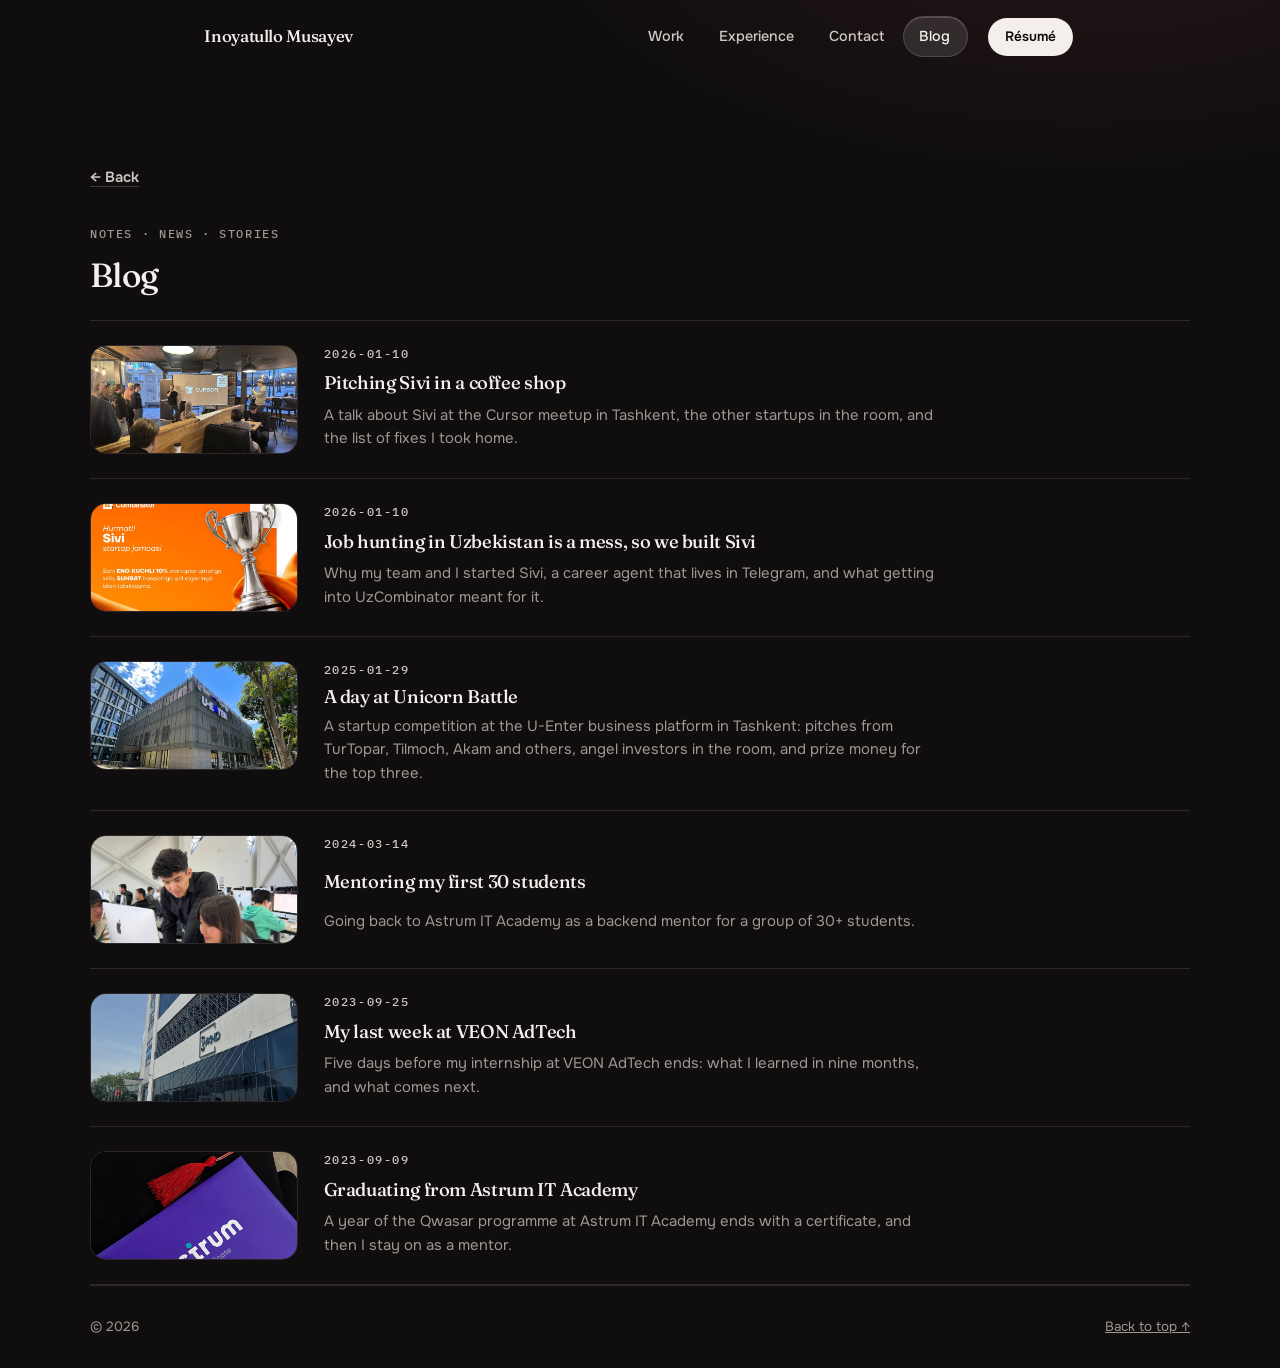
<file: blog/index.html>
<!doctype html>
<html lang="en">
<head>
<meta charset="utf-8">
<meta name="viewport" content="width=device-width, initial-scale=1">
<meta name="color-scheme" content="light dark">

<title>Blog — Inoyatullo Musayev</title>
<meta name="description" content="Stories from Inoyatullo Musayev - building startups in Tashkent, teaching what I know, and the moments that shaped the work.">
<link rel="canonical" href="https://inmufa.com/blog/">

<link rel="icon" href="../assets/favicon.svg" type="image/svg+xml">
<meta name="theme-color" content="#0F0D0E">

<link rel="preconnect" href="https://fonts.googleapis.com">
<link rel="preconnect" href="https://fonts.gstatic.com" crossorigin>
<link rel="stylesheet" href="https://fonts.googleapis.com/css2?family=Fraunces:ital,opsz,wght@0,9..144,400;0,9..144,500;0,9..144,600;1,9..144,400;1,9..144,500&family=Onest:wght@400;500;600;700&family=IBM+Plex+Mono:wght@400;500&display=swap">
<link rel="stylesheet" href="../styles/main.css?v=14">
</head>

<body>
<div class="progress" aria-hidden="true"></div>

<header class="nav">
  <div class="nav__bar">
    <a class="nav__name" href="../">Inoyatullo Musayev</a>
    <nav class="nav__links" id="nav-links" aria-label="Main">
      <a href="../#work">Work</a>
      <a href="../#experience">Experience</a>
      <a href="../#contact">Contact</a>
      <a class="is-current" aria-current="true" href="./">Blog</a>
    </nav>
    <a class="nav__cta" href="../cv/" target="_blank" rel="noopener">Résumé</a>
    <button class="nav__toggle" type="button" aria-expanded="false" aria-controls="nav-links" aria-label="Menu"><span></span><span></span></button>
  </div>
</header>

<main>
  <section class="section wrap" aria-labelledby="blog-title">
    <a class="text-button blog__back" href="../"><span>← Back</span></a>
    <header class="section__head is-visible">
      <span class="label">Notes · News · Stories</span>
      <h2 id="blog-title">Blog</h2>
      <div class="section__rule" style="transform:none"></div>
    </header>

    <ul class="postlist">
      <li>
        <a class="postlist__item" href="cursor-meetup-tashkent/">
          <img class="postlist__cover" src="../assets/blog/cursor-meetup.jpg" alt="Speaker presenting in front of a Cursor slide at the Tashkent meetup" width="1600" height="1200" loading="lazy">
          <span class="label postlist__date">2026-01-10</span>
          <h3 class="postlist__title">Pitching Sivi in a coffee shop</h3>
          <p class="postlist__excerpt">A talk about Sivi at the Cursor meetup in Tashkent, the other startups in the room, and the list of fixes I took home.</p>
        </a>
      </li>
      <li>
        <a class="postlist__item" href="sivi-and-uzcombinator/">
          <img class="postlist__cover" src="../assets/blog/sivi-and-uzcombinator.jpg" alt="UzCombinator congratulates the Sivi team on reaching the top 10% of startups" width="1600" height="1117" loading="lazy">
          <span class="label postlist__date">2026-01-10</span>
          <h3 class="postlist__title">Job hunting in Uzbekistan is a mess, so we built Sivi</h3>
          <p class="postlist__excerpt">Why my team and I started Sivi, a career agent that lives in Telegram, and what getting into UzCombinator meant for it.</p>
        </a>
      </li>
      <li>
        <a class="postlist__item" href="unicorn-battle/">
          <img class="postlist__cover" src="../assets/blog/unicorn-battle.jpg" alt="The U-Enter business platform building in Tashkent" width="1600" height="1200" loading="lazy">
          <span class="label postlist__date">2025-01-29</span>
          <h3 class="postlist__title">A day at Unicorn Battle</h3>
          <p class="postlist__excerpt">A startup competition at the U-Enter business platform in Tashkent: pitches from TurTopar, Tilmoch, Akam and others, angel investors in the room, and prize money for the top three.</p>
        </a>
      </li>
      <li>
        <a class="postlist__item" href="mentoring-at-astrum/">
          <img class="postlist__cover" src="../assets/blog/mentoring-at-astrum.jpg" alt="Inoyatullo helping a student at a computer in the Astrum IT Academy lab" width="960" height="1280" loading="lazy">
          <span class="label postlist__date">2024-03-14</span>
          <h3 class="postlist__title">Mentoring my first 30 students</h3>
          <p class="postlist__excerpt">Going back to Astrum IT Academy as a backend mentor for a group of 30+ students.</p>
        </a>
      </li>
      <li>
        <a class="postlist__item" href="veon-adtech-internship/">
          <img class="postlist__cover" src="../assets/blog/veon-office.jpg" alt="The building in Tashkent that houses the VEON AdTech office" width="1600" height="1200" loading="lazy">
          <span class="label postlist__date">2023-09-25</span>
          <h3 class="postlist__title">My last week at VEON AdTech</h3>
          <p class="postlist__excerpt">Five days before my internship at VEON AdTech ends: what I learned in nine months, and what comes next.</p>
        </a>
      </li>
      <li>
        <a class="postlist__item" href="astrum-graduation/">
          <img class="postlist__cover" src="../assets/blog/astrum-certificate.jpg" alt="Purple Astrum Certificate folder with a red graduation tassel" width="1600" height="1200" loading="lazy">
          <span class="label postlist__date">2023-09-09</span>
          <h3 class="postlist__title">Graduating from Astrum IT Academy</h3>
          <p class="postlist__excerpt">A year of the Qwasar programme at Astrum IT Academy ends with a certificate, and then I stay on as a mentor.</p>
        </a>
      </li>
    </ul>
  </section>
</main>

<footer class="wrap footer">
  <span>© 2026</span>
  <a href="#">Back to top ↑</a>
</footer>
<script src="../scripts/main.js?v=8" defer></script>
</body>
</html>
</file>
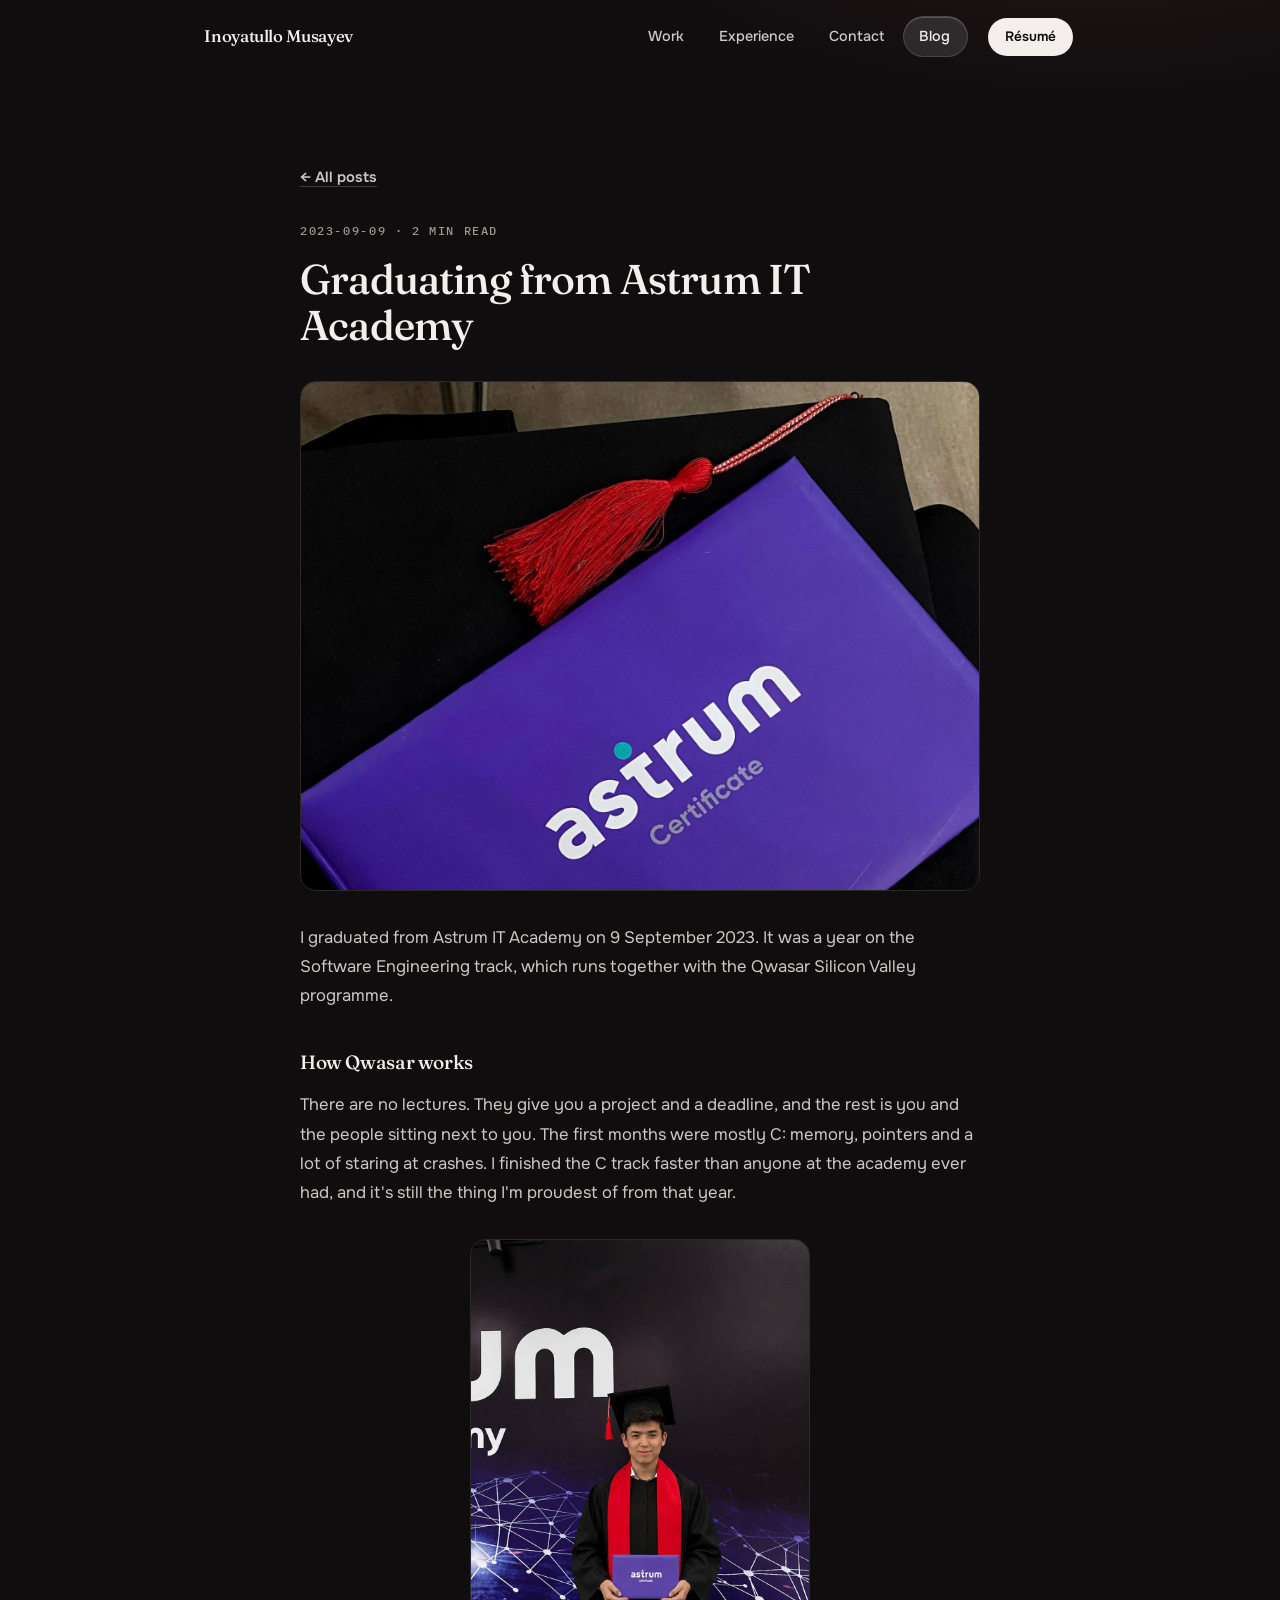
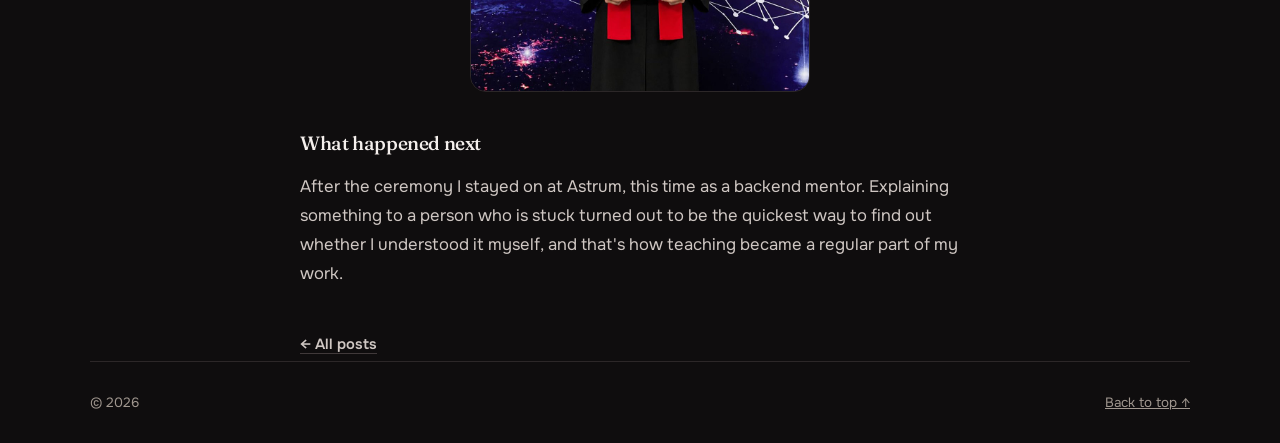
<file: blog/astrum-graduation/index.html>
<!doctype html>
<html lang="en">
<head>
<meta charset="utf-8">
<meta name="viewport" content="width=device-width, initial-scale=1">
<meta name="color-scheme" content="light dark">

<title>Graduating from Astrum IT Academy — Inoyatullo Musayev</title>
<meta name="description" content="A year of the Qwasar programme at Astrum IT Academy ends with a certificate, and then I stay on as a mentor.">
<link rel="canonical" href="https://inmufa.com/blog/astrum-graduation/">

<link rel="icon" href="../../assets/favicon.svg" type="image/svg+xml">
<meta name="theme-color" content="#0F0D0E">

<link rel="preconnect" href="https://fonts.googleapis.com">
<link rel="preconnect" href="https://fonts.gstatic.com" crossorigin>
<link rel="stylesheet" href="https://fonts.googleapis.com/css2?family=Fraunces:ital,opsz,wght@0,9..144,400;0,9..144,500;0,9..144,600;1,9..144,400;1,9..144,500&family=Onest:wght@400;500;600;700&family=IBM+Plex+Mono:wght@400;500&display=swap">
<link rel="stylesheet" href="../../styles/main.css?v=14">
</head>

<body>
<div class="progress" aria-hidden="true"></div>

<header class="nav">
  <div class="nav__bar">
    <a class="nav__name" href="../../">Inoyatullo Musayev</a>
    <nav class="nav__links" id="nav-links" aria-label="Main">
      <a href="../../#work">Work</a>
      <a href="../../#experience">Experience</a>
      <a href="../../#contact">Contact</a>
      <a class="is-current" aria-current="true" href="../">Blog</a>
    </nav>
    <a class="nav__cta" href="../../cv/" target="_blank" rel="noopener">Résumé</a>
    <button class="nav__toggle" type="button" aria-expanded="false" aria-controls="nav-links" aria-label="Menu"><span></span><span></span></button>
  </div>
</header>

<main>
  <article class="section wrap post">
    <a class="text-button post__back post__back--top" href="../"><span>← All posts</span></a>
    <header class="post__head">
      <span class="label">2023-09-09 · 2 min read</span>
      <h1 class="post__title">Graduating from Astrum IT Academy</h1>
    </header>

    <img class="post__cover" src="../../assets/blog/astrum-certificate.jpg" alt="Purple Astrum Certificate folder with a red graduation tassel" width="1600" height="1200">

    <div class="post__body">
      <p>
        I graduated from Astrum IT Academy on 9 September 2023. It was a year on the
        Software Engineering track, which runs together with the Qwasar Silicon Valley
        programme.
      </p>

      <h2>How Qwasar works</h2>
      <p>
        There are no lectures. They give you a project and a deadline, and the rest is you
        and the people sitting next to you. The first months were mostly C: memory,
        pointers and a lot of staring at crashes. I finished the C track faster than
        anyone at the academy ever had, and it's still the thing I'm proudest of from that
        year.
      </p>

      <img class="post__figure" src="../../assets/blog/astrum-graduation.jpg" alt="Inoyatullo in a graduation gown and cap holding an Astrum Certificate" width="960" height="1280">

      <h2>What happened next</h2>
      <p>
        After the ceremony I stayed on at Astrum, this time as a backend mentor.
        Explaining something to a person who is stuck turned out to be the quickest way to
        find out whether I understood it myself, and that's how teaching became a regular
        part of my work.
      </p>
    </div>

    <a class="text-button post__back" href="../"><span>← All posts</span></a>
  </article>
</main>

<footer class="wrap footer">
  <span>© 2026</span>
  <a href="#">Back to top ↑</a>
</footer>
<script src="../../scripts/main.js?v=8" defer></script>
</body>
</html>
</file>
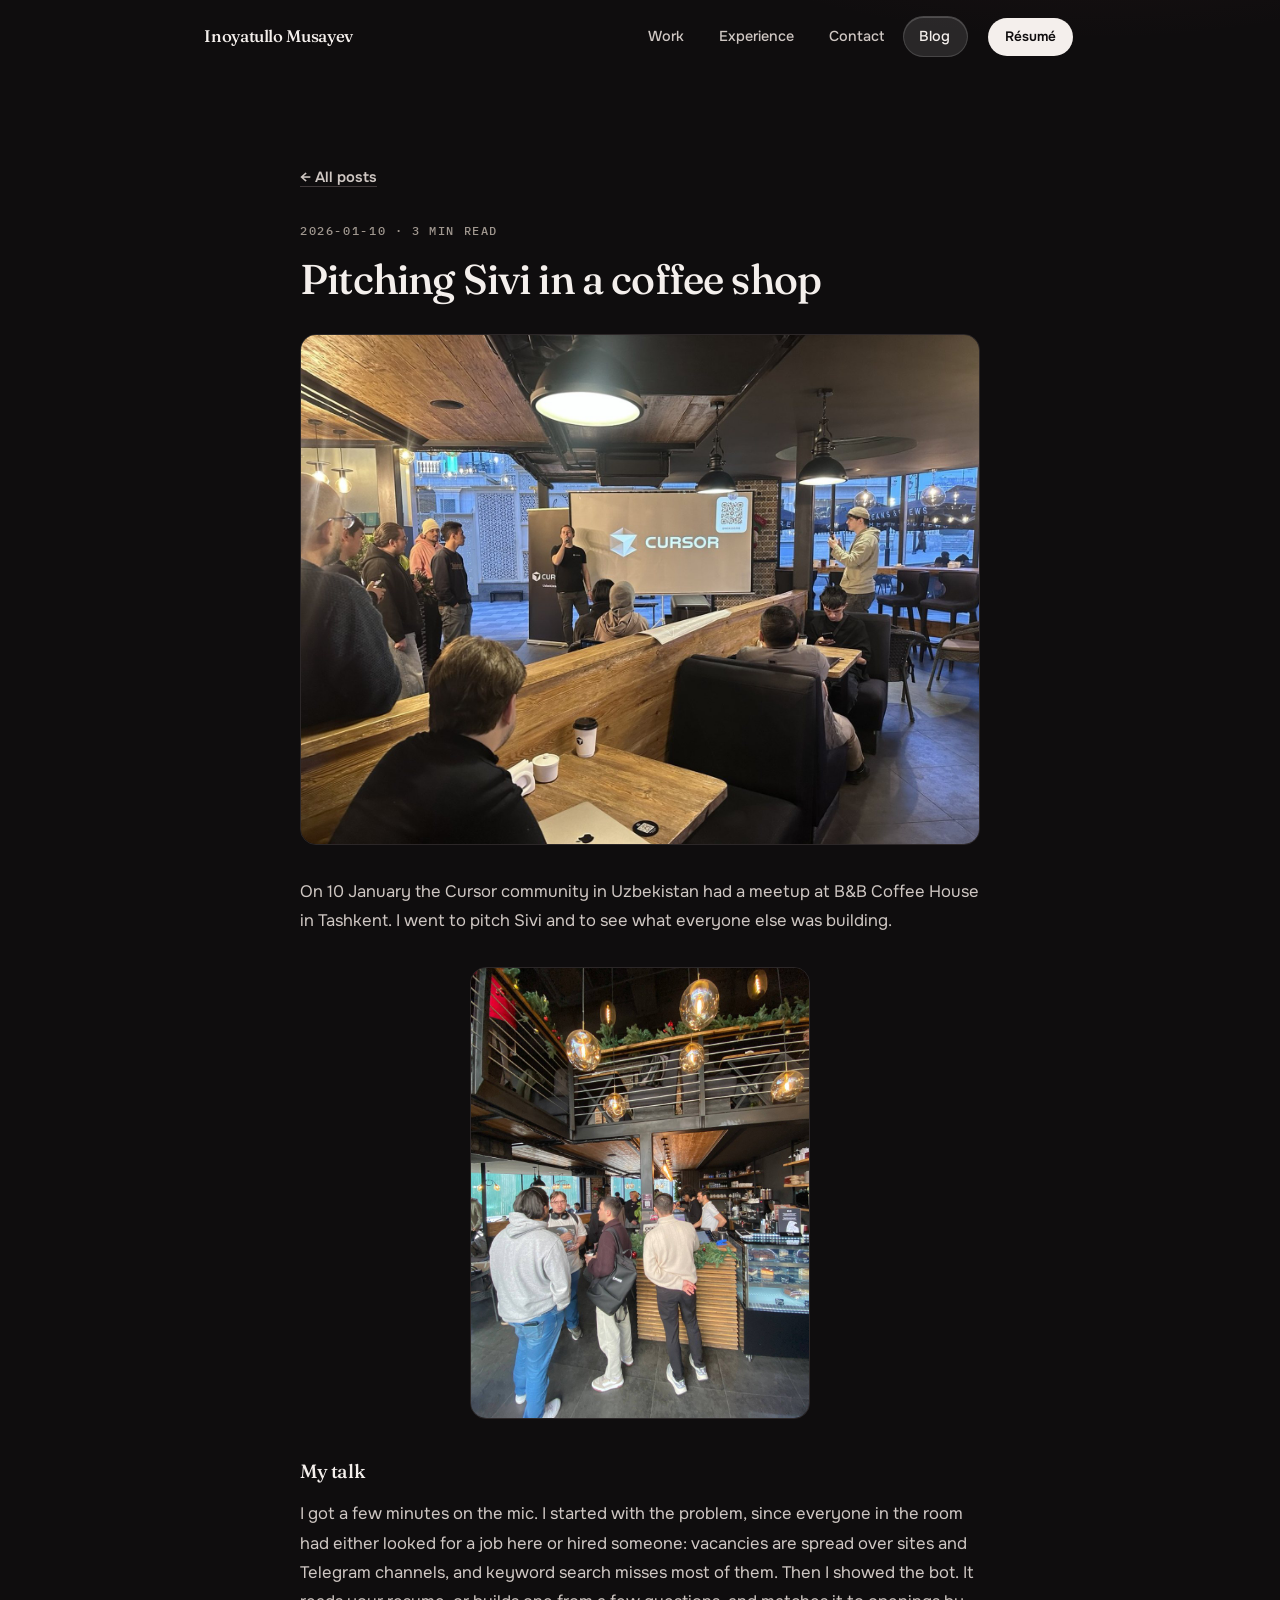
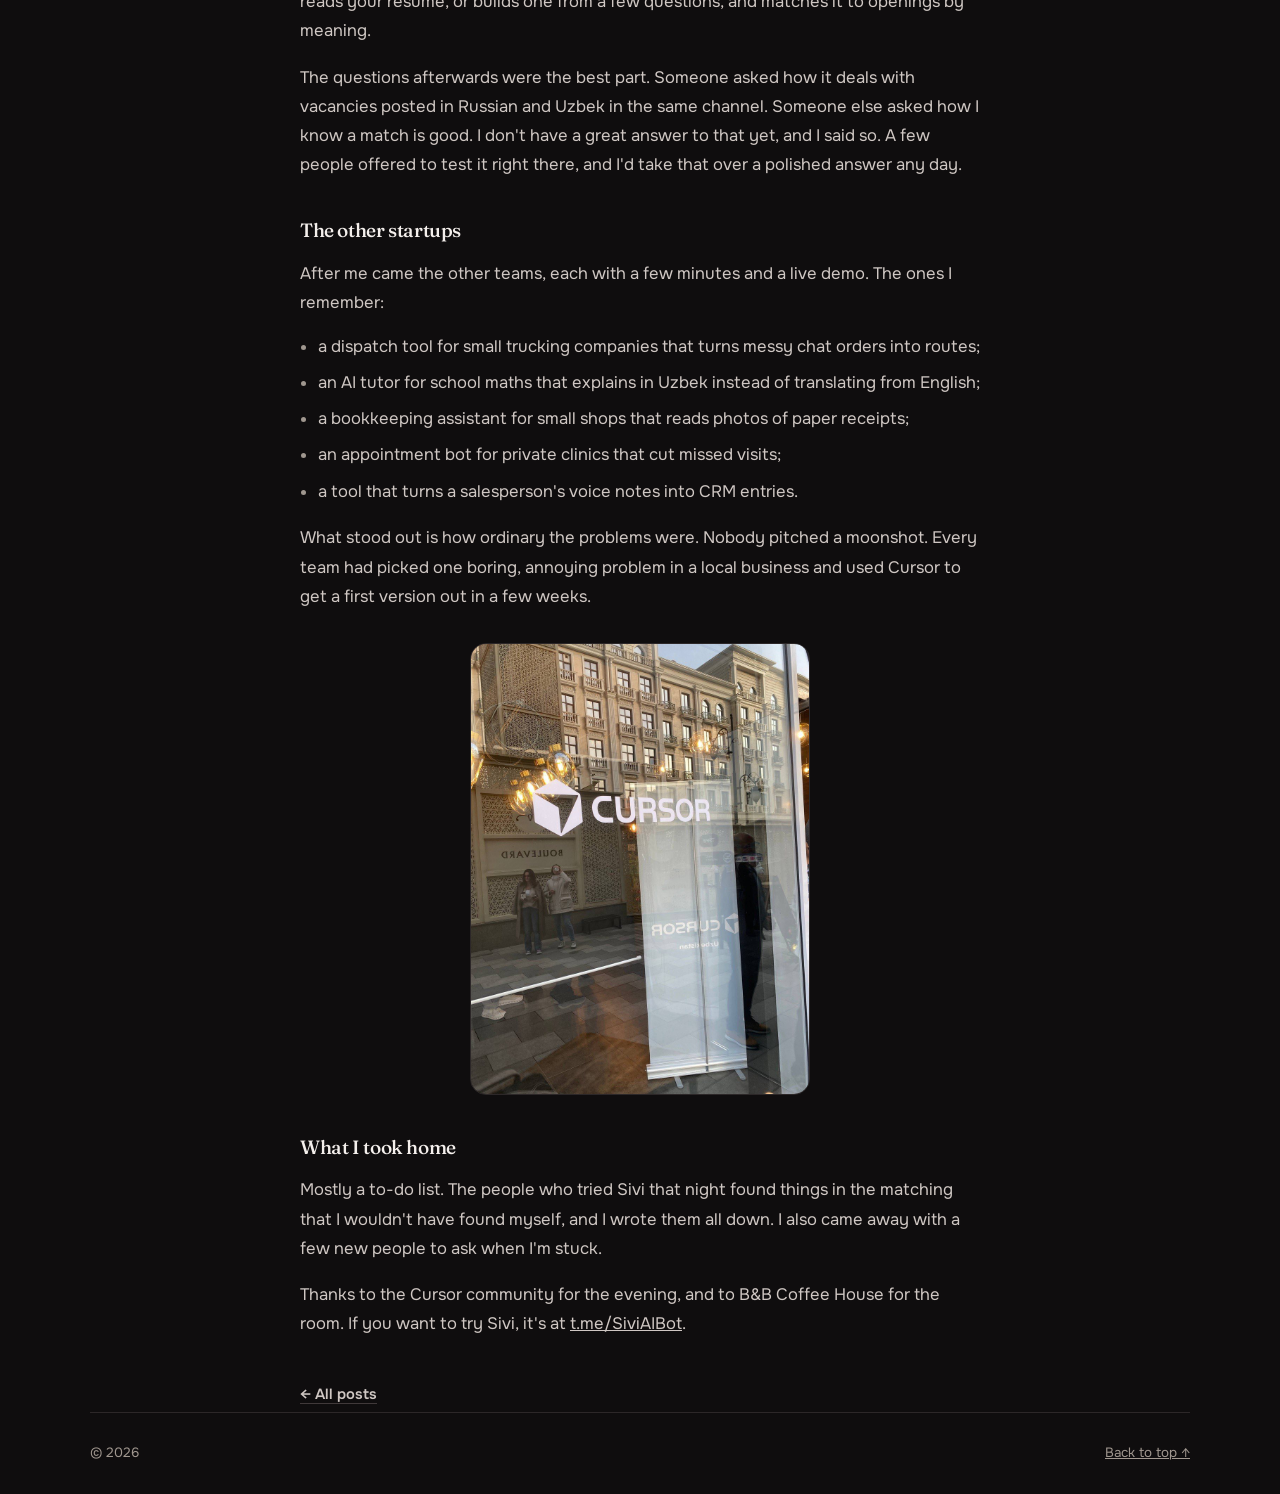
<file: blog/cursor-meetup-tashkent/index.html>
<!doctype html>
<html lang="en">
<head>
<meta charset="utf-8">
<meta name="viewport" content="width=device-width, initial-scale=1">
<meta name="color-scheme" content="light dark">

<title>Pitching Sivi in a coffee shop — Inoyatullo Musayev</title>
<meta name="description" content="A talk about Sivi at the Cursor meetup in Tashkent, the other startups in the room, and the list of fixes I took home.">
<link rel="canonical" href="https://inmufa.com/blog/cursor-meetup-tashkent/">

<link rel="icon" href="../../assets/favicon.svg" type="image/svg+xml">
<meta name="theme-color" content="#0F0D0E">

<link rel="preconnect" href="https://fonts.googleapis.com">
<link rel="preconnect" href="https://fonts.gstatic.com" crossorigin>
<link rel="stylesheet" href="https://fonts.googleapis.com/css2?family=Fraunces:ital,opsz,wght@0,9..144,400;0,9..144,500;0,9..144,600;1,9..144,400;1,9..144,500&family=Onest:wght@400;500;600;700&family=IBM+Plex+Mono:wght@400;500&display=swap">
<link rel="stylesheet" href="../../styles/main.css?v=14">
</head>

<body>
<div class="progress" aria-hidden="true"></div>

<header class="nav">
  <div class="nav__bar">
    <a class="nav__name" href="../../">Inoyatullo Musayev</a>
    <nav class="nav__links" id="nav-links" aria-label="Main">
      <a href="../../#work">Work</a>
      <a href="../../#experience">Experience</a>
      <a href="../../#contact">Contact</a>
      <a class="is-current" aria-current="true" href="../">Blog</a>
    </nav>
    <a class="nav__cta" href="../../cv/" target="_blank" rel="noopener">Résumé</a>
    <button class="nav__toggle" type="button" aria-expanded="false" aria-controls="nav-links" aria-label="Menu"><span></span><span></span></button>
  </div>
</header>

<main>
  <article class="section wrap post">
    <a class="text-button post__back post__back--top" href="../"><span>← All posts</span></a>
    <header class="post__head">
      <span class="label">2026-01-10 · 3 min read</span>
      <h1 class="post__title">Pitching Sivi in a coffee shop</h1>
    </header>

    <img class="post__cover" src="../../assets/blog/cursor-meetup.jpg" alt="Speaker presenting in front of a Cursor slide at the Tashkent meetup" width="1600" height="1200">

    <div class="post__body">
      <p>
        On 10 January the Cursor community in Uzbekistan had a meetup at B&amp;B Coffee House
        in Tashkent. I went to pitch Sivi and to see what everyone else was building.
      </p>

      <img class="post__figure" src="../../assets/blog/cursor-meetup-cafe.jpg" alt="Guests chatting at the counter of B&amp;B Coffee House before the meetup" width="960" height="1280" loading="lazy">

      <h2>My talk</h2>
      <p>
        I got a few minutes on the mic. I started with the problem, since everyone in the
        room had either looked for a job here or hired someone: vacancies are spread over
        sites and Telegram channels, and keyword search misses most of them. Then I showed
        the bot. It reads your resume, or builds one from a few questions, and matches it
        to openings by meaning.
      </p>
      <p>
        The questions afterwards were the best part. Someone asked how it deals with
        vacancies posted in Russian and Uzbek in the same channel. Someone else asked how I
        know a match is good. I don't have a great answer to that yet, and I said so. A few
        people offered to test it right there, and I'd take that over a polished answer
        any day.
      </p>

      <h2>The other startups</h2>
      <p>
        After me came the other teams, each with a few minutes and a live demo. The ones I
        remember:
      </p>
      <ul>
        <li>a dispatch tool for small trucking companies that turns messy chat orders into routes;</li>
        <li>an AI tutor for school maths that explains in Uzbek instead of translating from English;</li>
        <li>a bookkeeping assistant for small shops that reads photos of paper receipts;</li>
        <li>an appointment bot for private clinics that cut missed visits;</li>
        <li>a tool that turns a salesperson's voice notes into CRM entries.</li>
      </ul>
      <p>
        What stood out is how ordinary the problems were. Nobody pitched a moonshot. Every
        team had picked one boring, annoying problem in a local business and used Cursor to
        get a first version out in a few weeks.
      </p>

      <img class="post__figure" src="../../assets/blog/cursor-meetup-door.jpg" alt="Cursor Uzbekistan banner and logo on the glass door of B&amp;B Coffee House" width="960" height="1280" loading="lazy">

      <h2>What I took home</h2>
      <p>
        Mostly a to-do list. The people who tried Sivi that night found things in the
        matching that I wouldn't have found myself, and I wrote them all down. I also came
        away with a few new people to ask when I'm stuck.
      </p>
      <p>
        Thanks to the Cursor community for the evening, and to B&amp;B Coffee House for the
        room. If you want to try Sivi, it's at
        <a href="https://t.me/SiviAIBot" rel="noopener">t.me/SiviAIBot</a>.
      </p>
    </div>

    <a class="text-button post__back" href="../"><span>← All posts</span></a>
  </article>
</main>

<footer class="wrap footer">
  <span>© 2026</span>
  <a href="#">Back to top ↑</a>
</footer>
<script src="../../scripts/main.js?v=8" defer></script>
</body>
</html>
</file>
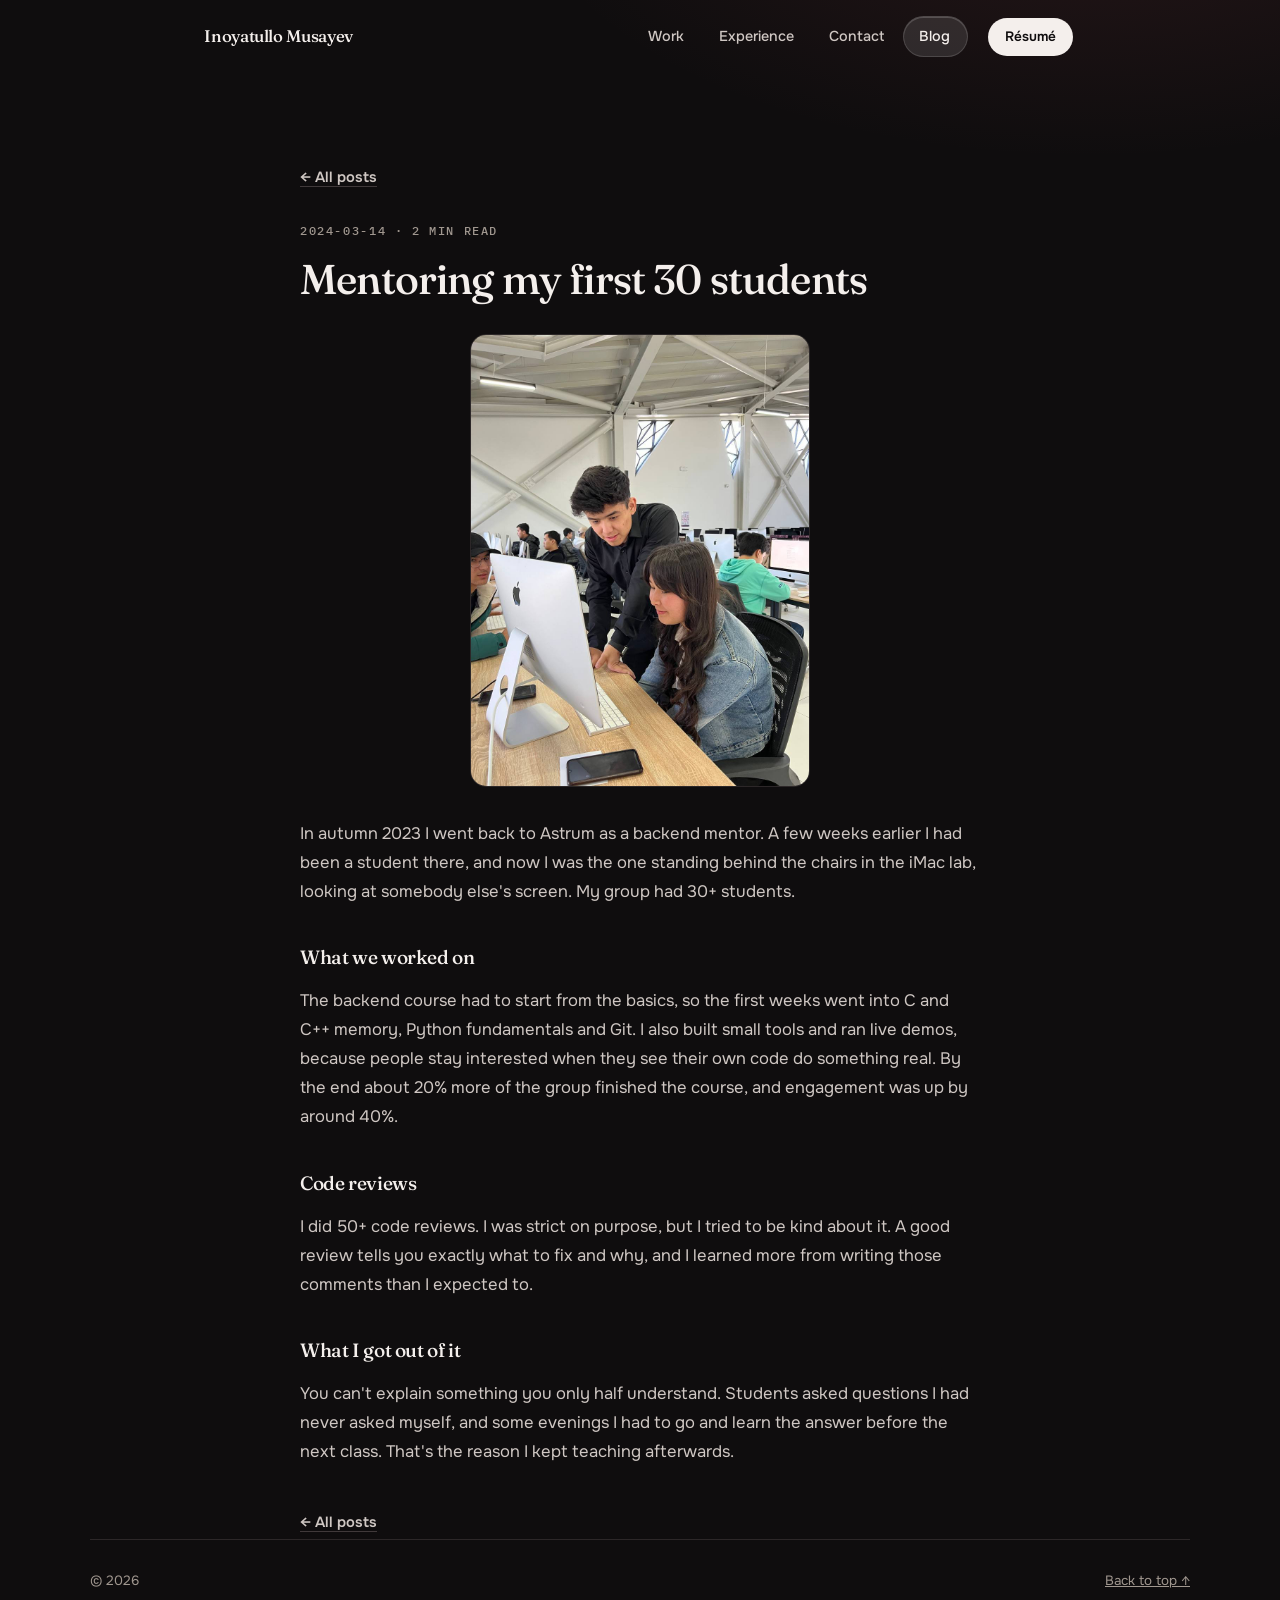
<file: blog/mentoring-at-astrum/index.html>
<!doctype html>
<html lang="en">
<head>
<meta charset="utf-8">
<meta name="viewport" content="width=device-width, initial-scale=1">
<meta name="color-scheme" content="light dark">

<title>Mentoring my first 30 students — Inoyatullo Musayev</title>
<meta name="description" content="Going back to Astrum IT Academy as a backend mentor for a group of 30+ students.">
<link rel="canonical" href="https://inmufa.com/blog/mentoring-at-astrum/">

<link rel="icon" href="../../assets/favicon.svg" type="image/svg+xml">
<meta name="theme-color" content="#0F0D0E">

<link rel="preconnect" href="https://fonts.googleapis.com">
<link rel="preconnect" href="https://fonts.gstatic.com" crossorigin>
<link rel="stylesheet" href="https://fonts.googleapis.com/css2?family=Fraunces:ital,opsz,wght@0,9..144,400;0,9..144,500;0,9..144,600;1,9..144,400;1,9..144,500&family=Onest:wght@400;500;600;700&family=IBM+Plex+Mono:wght@400;500&display=swap">
<link rel="stylesheet" href="../../styles/main.css?v=14">
</head>

<body>
<div class="progress" aria-hidden="true"></div>

<header class="nav">
  <div class="nav__bar">
    <a class="nav__name" href="../../">Inoyatullo Musayev</a>
    <nav class="nav__links" id="nav-links" aria-label="Main">
      <a href="../../#work">Work</a>
      <a href="../../#experience">Experience</a>
      <a href="../../#contact">Contact</a>
      <a class="is-current" aria-current="true" href="../">Blog</a>
    </nav>
    <a class="nav__cta" href="../../cv/" target="_blank" rel="noopener">Résumé</a>
    <button class="nav__toggle" type="button" aria-expanded="false" aria-controls="nav-links" aria-label="Menu"><span></span><span></span></button>
  </div>
</header>

<main>
  <article class="section wrap post">
    <a class="text-button post__back post__back--top" href="../"><span>← All posts</span></a>
    <header class="post__head">
      <span class="label">2024-03-14 · 2 min read</span>
      <h1 class="post__title">Mentoring my first 30 students</h1>
    </header>

    <img class="post__figure" src="../../assets/blog/mentoring-at-astrum.jpg" alt="Inoyatullo helping a student at a computer in the Astrum IT Academy lab" width="960" height="1280">

    <div class="post__body">
      <p>
        In autumn 2023 I went back to Astrum as a backend mentor. A few weeks earlier I
        had been a student there, and now I was the one standing behind the chairs in the
        iMac lab, looking at somebody else's screen. My group had 30+ students.
      </p>

      <h2>What we worked on</h2>
      <p>
        The backend course had to start from the basics, so the first weeks went into C
        and C++ memory, Python fundamentals and Git. I also built small tools and ran
        live demos, because people stay interested when they see their own code do
        something real. By the end about 20% more of the group finished the course, and
        engagement was up by around 40%.
      </p>

      <h2>Code reviews</h2>
      <p>
        I did 50+ code reviews. I was strict on purpose, but I tried to be kind about it.
        A good review tells you exactly what to fix and why, and I learned more from
        writing those comments than I expected to.
      </p>

      <h2>What I got out of it</h2>
      <p>
        You can't explain something you only half understand. Students asked questions I
        had never asked myself, and some evenings I had to go and learn the answer before
        the next class. That's the reason I kept teaching afterwards.
      </p>
    </div>

    <a class="text-button post__back" href="../"><span>← All posts</span></a>
  </article>
</main>

<footer class="wrap footer">
  <span>© 2026</span>
  <a href="#">Back to top ↑</a>
</footer>
<script src="../../scripts/main.js?v=8" defer></script>
</body>
</html>
</file>
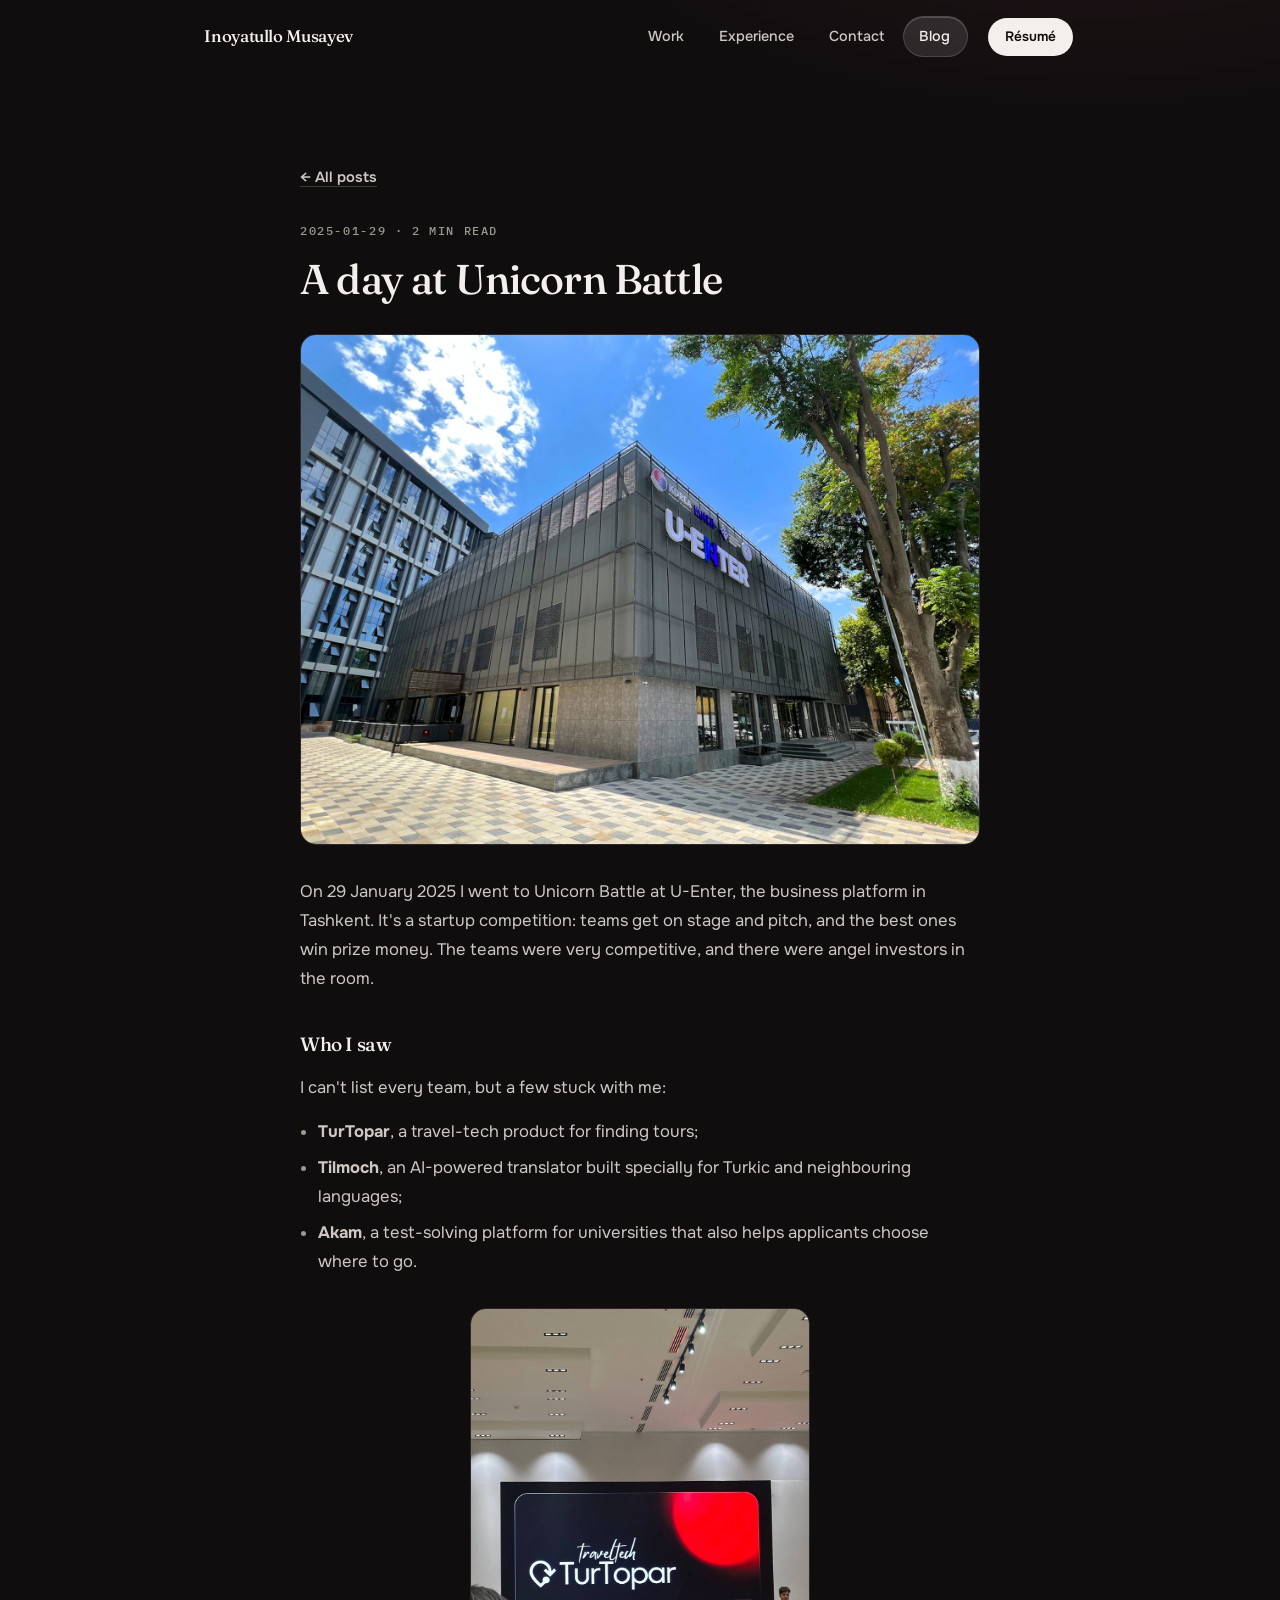
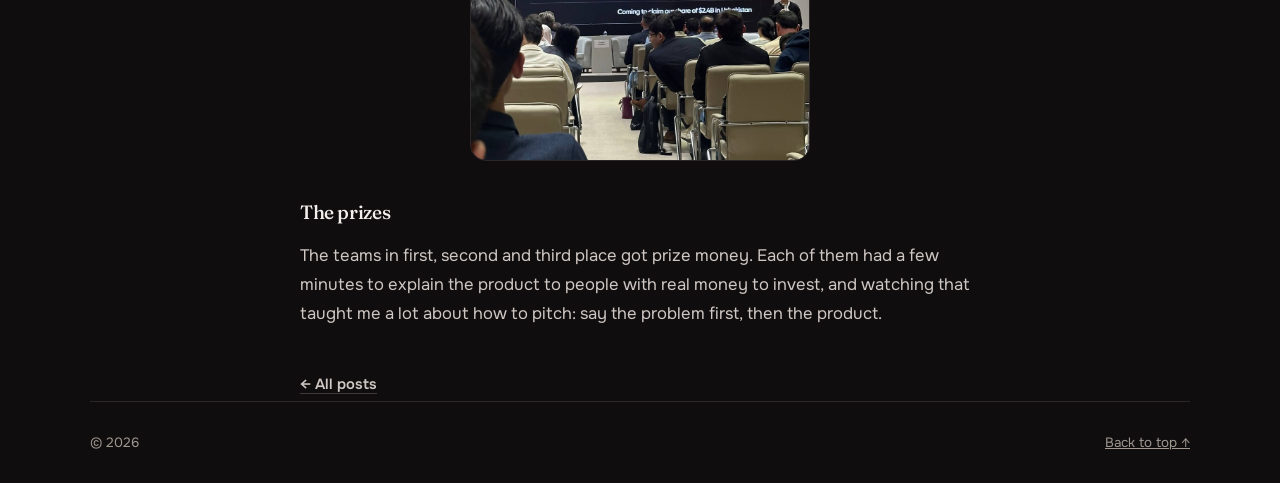
<file: blog/unicorn-battle/index.html>
<!doctype html>
<html lang="en">
<head>
<meta charset="utf-8">
<meta name="viewport" content="width=device-width, initial-scale=1">
<meta name="color-scheme" content="light dark">

<title>A day at Unicorn Battle — Inoyatullo Musayev</title>
<meta name="description" content="A startup competition at the U-Enter business platform in Tashkent: pitches from TurTopar, Tilmoch, Akam and others, angel investors in the room, and prize money for the top three.">
<link rel="canonical" href="https://inmufa.com/blog/unicorn-battle/">

<link rel="icon" href="../../assets/favicon.svg" type="image/svg+xml">
<meta name="theme-color" content="#0F0D0E">

<link rel="preconnect" href="https://fonts.googleapis.com">
<link rel="preconnect" href="https://fonts.gstatic.com" crossorigin>
<link rel="stylesheet" href="https://fonts.googleapis.com/css2?family=Fraunces:ital,opsz,wght@0,9..144,400;0,9..144,500;0,9..144,600;1,9..144,400;1,9..144,500&family=Onest:wght@400;500;600;700&family=IBM+Plex+Mono:wght@400;500&display=swap">
<link rel="stylesheet" href="../../styles/main.css?v=14">
</head>

<body>
<div class="progress" aria-hidden="true"></div>

<header class="nav">
  <div class="nav__bar">
    <a class="nav__name" href="../../">Inoyatullo Musayev</a>
    <nav class="nav__links" id="nav-links" aria-label="Main">
      <a href="../../#work">Work</a>
      <a href="../../#experience">Experience</a>
      <a href="../../#contact">Contact</a>
      <a class="is-current" aria-current="true" href="../">Blog</a>
    </nav>
    <a class="nav__cta" href="../../cv/" target="_blank" rel="noopener">Résumé</a>
    <button class="nav__toggle" type="button" aria-expanded="false" aria-controls="nav-links" aria-label="Menu"><span></span><span></span></button>
  </div>
</header>

<main>
  <article class="section wrap post">
    <a class="text-button post__back post__back--top" href="../"><span>← All posts</span></a>
    <header class="post__head">
      <span class="label">2025-01-29 · 2 min read</span>
      <h1 class="post__title">A day at Unicorn Battle</h1>
    </header>

    <img class="post__cover" src="../../assets/blog/unicorn-battle.jpg" alt="The U-Enter business platform building in Tashkent" width="1600" height="1200">

    <div class="post__body">
      <p>
        On 29 January 2025 I went to Unicorn Battle at U-Enter, the business platform in
        Tashkent. It's a startup competition: teams get on stage and pitch, and the best
        ones win prize money. The teams were very competitive, and there were angel
        investors in the room.
      </p>

      <h2>Who I saw</h2>
      <p>I can't list every team, but a few stuck with me:</p>
      <ul>
        <li><strong>TurTopar</strong>, a travel-tech product for finding tours;</li>
        <li><strong>Tilmoch</strong>, an AI-powered translator built specially for Turkic and neighbouring languages;</li>
        <li><strong>Akam</strong>, a test-solving platform for universities that also helps applicants choose where to go.</li>
      </ul>

      <img class="post__figure" src="../../assets/blog/unicorn-battle-hall.jpg" alt="TurTopar on the main screen while a founder pitches to the audience" width="960" height="1280" loading="lazy">

      <h2>The prizes</h2>
      <p>
        The teams in first, second and third place got prize money. Each of them had a few
        minutes to explain the product to people with real money to invest, and watching
        that taught me a lot about how to pitch: say the problem first, then the product.
      </p>
    </div>

    <a class="text-button post__back" href="../"><span>← All posts</span></a>
  </article>
</main>

<footer class="wrap footer">
  <span>© 2026</span>
  <a href="#">Back to top ↑</a>
</footer>
<script src="../../scripts/main.js?v=8" defer></script>
</body>
</html>
</file>
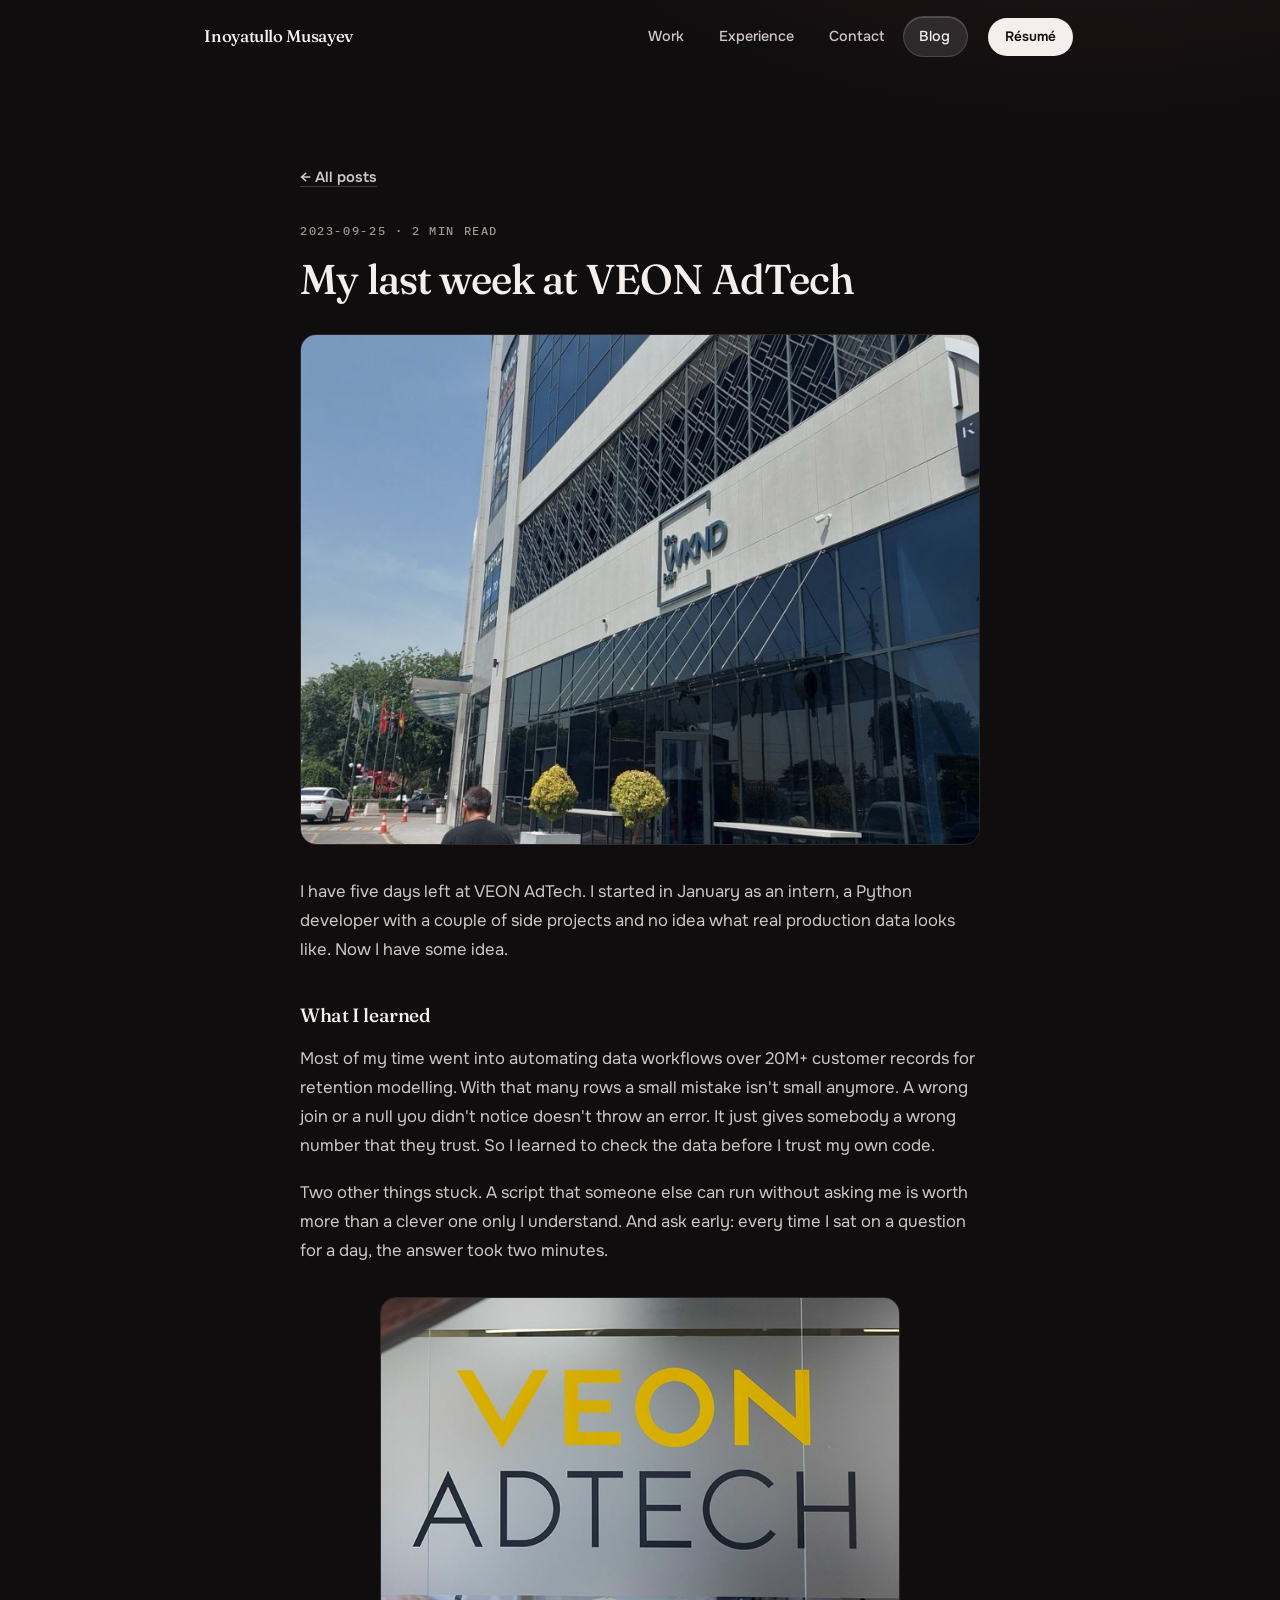
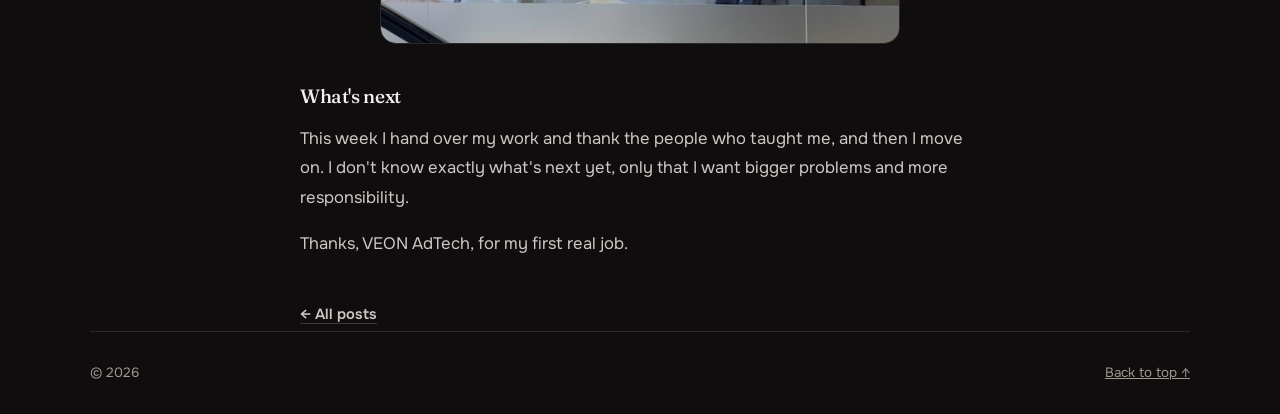
<file: blog/veon-adtech-internship/index.html>
<!doctype html>
<html lang="en">
<head>
<meta charset="utf-8">
<meta name="viewport" content="width=device-width, initial-scale=1">
<meta name="color-scheme" content="light dark">

<title>My last week at VEON AdTech — Inoyatullo Musayev</title>
<meta name="description" content="Five days before my internship at VEON AdTech ends: what I learned in nine months, and what comes next.">
<link rel="canonical" href="https://inmufa.com/blog/veon-adtech-internship/">

<link rel="icon" href="../../assets/favicon.svg" type="image/svg+xml">
<meta name="theme-color" content="#0F0D0E">

<link rel="preconnect" href="https://fonts.googleapis.com">
<link rel="preconnect" href="https://fonts.gstatic.com" crossorigin>
<link rel="stylesheet" href="https://fonts.googleapis.com/css2?family=Fraunces:ital,opsz,wght@0,9..144,400;0,9..144,500;0,9..144,600;1,9..144,400;1,9..144,500&family=Onest:wght@400;500;600;700&family=IBM+Plex+Mono:wght@400;500&display=swap">
<link rel="stylesheet" href="../../styles/main.css?v=14">
</head>

<body>
<div class="progress" aria-hidden="true"></div>

<header class="nav">
  <div class="nav__bar">
    <a class="nav__name" href="../../">Inoyatullo Musayev</a>
    <nav class="nav__links" id="nav-links" aria-label="Main">
      <a href="../../#work">Work</a>
      <a href="../../#experience">Experience</a>
      <a href="../../#contact">Contact</a>
      <a class="is-current" aria-current="true" href="../">Blog</a>
    </nav>
    <a class="nav__cta" href="../../cv/" target="_blank" rel="noopener">Résumé</a>
    <button class="nav__toggle" type="button" aria-expanded="false" aria-controls="nav-links" aria-label="Menu"><span></span><span></span></button>
  </div>
</header>

<main>
  <article class="section wrap post">
    <a class="text-button post__back post__back--top" href="../"><span>← All posts</span></a>
    <header class="post__head">
      <span class="label">2023-09-25 · 2 min read</span>
      <h1 class="post__title">My last week at VEON AdTech</h1>
    </header>

    <img class="post__cover" src="../../assets/blog/veon-office.jpg" alt="The building in Tashkent that houses the VEON AdTech office" width="1600" height="1200">

    <div class="post__body">
      <p>
        I have five days left at VEON AdTech. I started in January as an intern, a Python
        developer with a couple of side projects and no idea what real production data
        looks like. Now I have some idea.
      </p>

      <h2>What I learned</h2>
      <p>
        Most of my time went into automating data workflows over 20M+ customer records
        for retention modelling. With that many rows a small mistake isn't small anymore.
        A wrong join or a null you didn't notice doesn't throw an error. It just gives
        somebody a wrong number that they trust. So I learned to check the data before I
        trust my own code.
      </p>
      <p>
        Two other things stuck. A script that someone else can run without asking me is
        worth more than a clever one only I understand. And ask early: every time I sat on
        a question for a day, the answer took two minutes.
      </p>

      <img class="post__figure" style="width:min(100%,520px)" src="../../assets/blog/veon-adtech-sign.jpg" alt="VEON AdTech sign on a glass wall in the office" width="680" height="453" loading="lazy">

      <h2>What's next</h2>
      <p>
        This week I hand over my work and thank the people who taught me, and then I move
        on. I don't know exactly what's next yet, only that I want bigger problems and
        more responsibility.
      </p>
      <p>
        Thanks, VEON AdTech, for my first real job.
      </p>
    </div>

    <a class="text-button post__back" href="../"><span>← All posts</span></a>
  </article>
</main>

<footer class="wrap footer">
  <span>© 2026</span>
  <a href="#">Back to top ↑</a>
</footer>
<script src="../../scripts/main.js?v=8" defer></script>
</body>
</html>
</file>
<file: styles/main.css>
/* inmufa.com — Fraunces + Onest + Plex Mono, burgundy on warm black */

:root {
  color-scheme: dark light;
  --paper: #0F0D0E;
  --band: #151213;
  --panel: #1A1718;
  --panel-2: #231F20;
  --ink: #F4EFEC;
  --ink-2: #CFC7C3;
  --muted: #A0978F;
  --line: #2C2728;
  --line-strong: #40393A;
  --accent: #B8505A;
  --accent-ink: #FFFFFF;
  --accent-wash: rgb(184 80 90 / 14%);
  --accent-glow: rgb(184 80 90 / 30%);

  --display: "Fraunces", "Iowan Old Style", Georgia, serif;
  --mono: "IBM Plex Mono", ui-monospace, "SF Mono", Menlo, monospace;
  --body: "Onest", "Helvetica Neue", Arial, sans-serif;

  /* shape: pills for actions only, one radius for media, one for chips */
  --r: 16px;
  --r-chip: 8px;
  --out: cubic-bezier(0.16, 1, 0.3, 1);
  --gutter: clamp(1.1rem, 4vw, 2.5rem);
}

:root[data-theme="light"] {
  --paper: #F6F1EE;
  --band: #EFE8E4;
  --panel: #FFFFFF;
  --panel-2: #EFE8E4;
  --ink: #1B1617;
  --ink-2: #4A4144;
  --muted: #6C625E;
  --line: #E4DAD5;
  --line-strong: #CFC2BC;
  --accent: #9B3A44;
  --accent-wash: rgb(155 58 68 / 10%);
  --accent-glow: rgb(155 58 68 / 22%);
}

*, *::before, *::after { box-sizing: border-box; margin: 0; }
@view-transition { navigation: auto; }
::view-transition-group(root) { animation-duration: 0.16s; }
::view-transition-old(root), ::view-transition-new(root) { animation-duration: 0.16s; animation-timing-function: ease-out; }
html { scroll-behavior: smooth; scroll-padding-top: 6rem; -webkit-text-size-adjust: 100%; overflow-x: clip; }

body {
  min-height: 100vh;
  padding-top: 4.6rem;
  font-family: var(--body);
  font-size: 1rem;
  line-height: 1.6;
  color: var(--ink);
  background:
    radial-gradient(60rem 30rem at 85% -8%, var(--accent-wash), transparent 60%),
    var(--paper);
  background-repeat: no-repeat;
  -webkit-font-smoothing: antialiased;
}

img { display: block; max-width: 100%; }
ul, ol { padding: 0; list-style: none; }
a { color: inherit; }
::selection { background: var(--accent); color: var(--accent-ink); }
:focus-visible { outline: 2px solid var(--accent); outline-offset: 3px; border-radius: 6px; }

.wrap { width: 100%; max-width: 1180px; margin-inline: auto; padding-inline: var(--gutter); }

.skip {
  position: absolute; left: 1rem; top: -4rem; z-index: 100;
  padding: 0.6rem 1rem; border-radius: 999px; background: var(--accent); color: var(--accent-ink);
  transition: top 0.2s;
}
.skip:focus { top: 1rem; }

.progress { position: fixed; inset: 0 auto auto 0; z-index: 60; height: 2px; width: 0; background: var(--accent); }

.label {
  font-family: var(--mono);
  font-size: 0.72rem;
  font-weight: 500;
  letter-spacing: 0.14em;
  text-transform: uppercase;
  color: var(--muted);
}

/* --- nav: liquid glass, same links on every page ---------------------- */

.nav { position: fixed; inset: 0 0 auto 0; z-index: 50; display: flex; justify-content: center; padding-inline: var(--gutter); pointer-events: none; }

.nav__bar {
  position: relative; isolation: isolate;
  width: 100%; max-width: 880px; height: 4.6rem;
  display: flex; align-items: center; gap: 1rem;
  padding: 0 0.4rem 0 0.2rem;
  border: 1px solid transparent; border-radius: 999px;
  pointer-events: auto;
  transition: height 0.5s var(--out), margin-top 0.5s var(--out), padding 0.5s var(--out),
    background 0.4s, border-color 0.4s, box-shadow 0.5s;
}

.nav.is-scrolled .nav__bar, .nav.is-open .nav__bar {
  height: 3.7rem; margin-top: 0.75rem; padding: 0 0.45rem 0 1.5rem;
  background:
    linear-gradient(135deg, rgb(255 255 255 / 14%), rgb(255 255 255 / 4%) 45%, rgb(255 255 255 / 9%)),
    rgb(24 18 19 / 34%);
  -webkit-backdrop-filter: blur(22px) saturate(1.7) brightness(1.06);
  backdrop-filter: blur(22px) saturate(1.7) brightness(1.06);
  border-color: rgb(255 255 255 / 20%);
  box-shadow:
    inset 0 1px 0 rgb(255 255 255 / 55%),
    inset 0 -1px 0 rgb(255 255 255 / 12%),
    inset 0 0 0 1px rgb(255 255 255 / 5%),
    inset 0 14px 22px -16px rgb(255 255 255 / 30%),
    0 18px 44px -16px rgb(0 0 0 / 70%),
    0 2px 8px rgb(0 0 0 / 28%);
}
.nav__bar::before, .nav__bar::after { content: ""; position: absolute; pointer-events: none; opacity: 0; transition: opacity 0.5s; }
.nav__bar::before {
  inset: 0; z-index: -1; border-radius: inherit;
  background:
    radial-gradient(120% 160% at 12% -60%, rgb(255 255 255 / 26%), transparent 58%),
    radial-gradient(90% 120% at 100% 160%, rgb(184 80 90 / 24%), transparent 55%);
}
.nav__bar::after {
  inset: 0 1.6rem auto; height: 1px;
  background: linear-gradient(90deg, transparent, rgb(255 255 255 / 70%), transparent);
}
.nav.is-scrolled .nav__bar::before, .nav.is-open .nav__bar::before,
.nav.is-scrolled .nav__bar::after, .nav.is-open .nav__bar::after { opacity: 1; }

.nav__name { margin-right: auto; font-family: var(--display); font-size: 1.05rem; font-weight: 500; letter-spacing: -0.02em; text-decoration: none; white-space: nowrap; }

.nav__links { position: relative; display: flex; align-items: center; gap: 0.1rem; }
.nav__links a {
  position: relative; z-index: 1; padding: 0.55rem 1.05rem;
  font-size: 0.9rem; font-weight: 500; color: var(--ink-2); text-decoration: none;
  transition: color 0.25s;
}
.nav__links a:hover, .nav__links a.is-current { color: var(--ink); }

/* selected capsule: quiet, neutral glass — burgundy is kept for the CTA */
.nav__pill, .nav__hover {
  position: absolute; left: 0; z-index: 0; width: 0; height: 0; opacity: 0;
  border-radius: 999px; pointer-events: none;
  transition: transform 0.45s var(--out), width 0.45s var(--out), opacity 0.25s;
}
.nav__pill {
  background: rgb(255 255 255 / 11%);
  border: 1px solid rgb(255 255 255 / 14%);
  box-shadow: inset 0 1px 0 rgb(255 255 255 / 18%);
}
.nav__hover { background: rgb(255 255 255 / 6%); transition-duration: 0.3s; }
.nav__pill.is-on, .nav__hover.is-on { opacity: 1; }
.nav__pill.is-instant, .nav__hover.is-instant { transition: none; }

.nav__cta {
  margin-left: 0.3rem; padding: 0.5rem 1.05rem;
  border-radius: 999px; background: var(--ink); color: var(--paper);
  font-size: 0.85rem; font-weight: 600; text-decoration: none; white-space: nowrap;
  transition: transform 0.3s var(--out), box-shadow 0.3s;
}
.nav__cta:hover { transform: translateY(-1px); box-shadow: 0 8px 22px -8px var(--accent-glow); }

.nav__toggle {
  display: none; position: relative; width: 2.6rem; height: 2.6rem; padding: 0;
  border: 1px solid rgb(255 255 255 / 16%); border-radius: 50%;
  background: rgb(255 255 255 / 6%); color: var(--ink); cursor: pointer;
}
.nav__toggle span {
  position: absolute; left: 50%; top: 50%; width: 14px; height: 1.5px;
  background: currentColor; border-radius: 1px; transition: transform 0.35s var(--out);
}
.nav__toggle span:first-child { transform: translate(-50%, -3px); }
.nav__toggle span:last-child { transform: translate(-50%, 3px); }
.nav.is-open .nav__toggle span:first-child { transform: translate(-50%, 0) rotate(45deg); }
.nav.is-open .nav__toggle span:last-child { transform: translate(-50%, 0) rotate(-45deg); }

@media (max-width: 720px) {
  .nav { padding-inline: calc(var(--gutter) + 0.6rem); }
  .nav__bar { height: 3.7rem; margin-top: 0.75rem; padding: 0 0.45rem 0 1.3rem; }
  .nav__toggle { display: block; }
  .nav__cta, .nav__pill, .nav__hover { display: none; }
  .nav__links {
    position: absolute; top: calc(100% + 0.5rem); left: 0; right: 0;
    flex-direction: column; align-items: stretch; gap: 0.15rem; padding: 0.5rem;
    background: linear-gradient(135deg, rgb(255 255 255 / 12%), rgb(255 255 255 / 3%)), rgb(20 14 15 / 88%);
    -webkit-backdrop-filter: blur(24px) saturate(1.8); backdrop-filter: blur(24px) saturate(1.8);
    border: 1px solid rgb(255 255 255 / 16%); border-radius: 20px;
    box-shadow: inset 0 1px 0 rgb(255 255 255 / 30%), 0 24px 50px -20px rgb(0 0 0 / 80%);
    opacity: 0; transform: translateY(-8px); visibility: hidden;
    transition: opacity 0.25s, transform 0.35s var(--out), visibility 0s 0.35s;
  }
  .nav.is-open .nav__links { opacity: 1; transform: none; visibility: visible; transition-delay: 0s; }
  .nav__links a { padding: 0.95rem 1.2rem; border-radius: 14px; font-size: 1rem; }
  .nav__links a.is-current { background: rgb(255 255 255 / 9%); }
}

/* --- buttons ----------------------------------------------------------- */

.button {
  display: inline-flex; align-items: center; justify-content: center;
  padding: 0.8rem 1.5rem;
  border-radius: 999px;
  border: 1px solid var(--line-strong);
  background: var(--panel);
  font-size: 0.92rem; font-weight: 600; text-decoration: none; color: var(--ink);
  transition: transform 0.3s var(--out), border-color 0.25s, box-shadow 0.3s;
}
.button:hover { transform: translateY(-2px); border-color: var(--ink-2); }
.text-button {
  display: inline-block; padding: 0.3rem 0; border: 0; background: none; cursor: pointer;
  font: inherit; font-size: 0.92rem; font-weight: 600; color: var(--ink-2);
  text-decoration: underline; text-underline-offset: 0.3em; text-decoration-color: var(--line-strong);
  transition: color 0.25s, text-decoration-color 0.25s;
}
.text-button:hover { color: var(--ink); text-decoration-color: currentColor; }
.button--primary { background: var(--accent); border-color: var(--accent); color: var(--accent-ink); }
.button--primary:hover { box-shadow: 0 12px 30px -10px var(--accent-glow); border-color: var(--accent); }

/* --- hero -------------------------------------------------------------- */

.hero {
  display: grid; grid-template-columns: 1.7fr 1fr; gap: 1rem; align-items: stretch;
  padding-block: clamp(1rem, 3vw, 2rem) 1rem;
}
.hero__main { display: flex; flex-direction: column; justify-content: space-between; gap: 2.4rem; padding: 1.2rem 0 0; }
.hero__title {
  margin-top: 1.1rem;
  font-family: var(--display); font-size: clamp(2.5rem, 6vw, 4.8rem);
  font-weight: 500; line-height: 1.02; letter-spacing: -0.025em;
}
.hero__title em { font-style: italic; color: var(--accent); }
.hero__title .line { display: block; }
.mask { display: inline-block; vertical-align: top; overflow: hidden; padding: 0 0.06em 0.1em 0; margin: 0 -0.06em -0.1em 0; }
.mask > span { display: inline-block; transform: translateY(110%); animation: rise 0.8s var(--out) forwards; animation-delay: calc(var(--i, 0) * 0.1s); }
@keyframes rise { to { transform: none; } }

.hero__foot { display: flex; flex-direction: column; gap: 1.4rem; }
.hero__foot p { max-width: 46ch; color: var(--ink-2); font-size: 1.04rem; }
.hero__foot .hero__proof { font-size: 0.7rem; }
.hero__cta { display: flex; flex-wrap: wrap; gap: 0.6rem; }

.hero__photo {
  position: relative; overflow: hidden; min-height: 320px;
  border: 1px solid var(--line); border-radius: var(--r); background: var(--panel);
}
.hero__photo img { width: 100%; height: 100%; object-fit: cover; object-position: center 20%; filter: saturate(0.72) contrast(1.03); }
.hero__photo::after {
  content: ""; position: absolute; inset: 0;
  background:
    linear-gradient(180deg, transparent 55%, rgb(15 13 14 / 70%)),
    linear-gradient(160deg, rgb(120 40 52 / 22%), transparent 70%);
  mix-blend-mode: normal;
}

/* --- proof ------------------------------------------------------------- */

.band { padding-block: 1.5rem 0; }
.proof { display: grid; grid-template-columns: 1.5fr 1fr; gap: 2rem; align-items: center; padding-top: 1.8rem; border-top: 1px solid var(--line); }
.proof__lead { display: flex; align-items: center; gap: 1.6rem; flex-wrap: wrap; }
.proof__num { font-family: var(--display); font-size: clamp(3.6rem, 9vw, 6.4rem); font-weight: 500; line-height: 0.9; letter-spacing: -0.04em; color: var(--accent); }
.proof__text { max-width: 32ch; font-size: 1.02rem; color: var(--ink-2); }

.band__grid { display: grid; grid-template-columns: repeat(3, 1fr); }
.stat { padding: 0 1rem 0 0; }
.stat + .stat { padding-left: 1.2rem; border-left: 1px solid var(--line); }
.stat__value { display: block; font-family: var(--display); font-size: clamp(1.5rem, 2.6vw, 2rem); font-weight: 500; letter-spacing: -0.02em; color: var(--ink); }
.stat__label { display: block; margin-top: 0.3rem; font-size: 0.84rem; line-height: 1.45; color: var(--muted); }

/* --- sections ---------------------------------------------------------- */

.section { padding-block: clamp(3.2rem, 7vw, 5.5rem) 0; }
.section__head { margin-bottom: 1.6rem; }
.section__head h2 {
  margin-top: 0.6rem;
  font-family: var(--display); font-size: clamp(1.4rem, 2.8vw, 2.1rem);
  font-weight: 500; letter-spacing: -0.02em; line-height: 1.15;
}
.section__rule { display: none; }

/* full-bleed tinted band behind a section */
.section--band {
  margin-top: clamp(3.2rem, 7vw, 5.5rem); padding-block: clamp(3rem, 6vw, 4.5rem);
  background: var(--band); box-shadow: 0 0 0 100vmax var(--band); clip-path: inset(0 -100vmax);
}

.reveal, .section__head { opacity: 0; transform: translateY(16px); transition: opacity 0.7s var(--out), transform 0.7s var(--out); }
.reveal.is-visible, .section__head.is-visible { opacity: 1; transform: none; }

/* --- how I work -------------------------------------------------------- */

.how { display: grid; grid-template-columns: repeat(3, 1fr); gap: 2rem; padding-block: clamp(2.5rem, 5vw, 4rem) 0; }
.how h3 { margin: 0.5rem 0 0.4rem; font-family: var(--display); font-size: 1.25rem; font-weight: 500; letter-spacing: -0.02em; }
.how p { max-width: 32ch; font-size: 0.93rem; color: var(--ink-2); }

/* --- project rows ------------------------------------------------------ */

.cards { border-top: 1px solid var(--line); }
.card {
  position: relative;
  display: grid; grid-template-columns: 3.4rem 1fr auto; column-gap: 1.2rem; align-items: start;
  padding: 1.5rem 0.4rem;
  border-bottom: 1px solid var(--line);
  transition: padding 0.4s var(--out), background 0.3s;
}
.card:hover { background: linear-gradient(90deg, var(--accent-wash), transparent 70%); padding-left: 1rem; }
.card:hover .card__title { color: var(--accent); }

.card__top { grid-column: 1; grid-row: 1 / span 5; margin: 0; }
.card__top .card__num, .card__top .label { display: none; }
.card__logo {
  width: 44px; height: 44px; padding: 0; object-fit: cover;
  background: var(--panel-2); border: 0; border-radius: 10px;
}
.card__title { grid-column: 2; grid-row: 1; font-family: var(--display); font-size: 1.3rem; font-weight: 500; letter-spacing: -0.02em; line-height: 1.2; transition: color 0.25s; }
.card__role { grid-column: 2; grid-row: 2; margin-top: 0.15rem; font-family: var(--mono); font-size: 0.66rem; font-weight: 500; letter-spacing: 0.16em; text-transform: uppercase; color: var(--muted); }
.card__out { grid-column: 2; grid-row: 3; max-width: 62ch; margin-top: 0.55rem; color: var(--ink-2); font-size: 0.95rem; }
.card__more { grid-column: 2; grid-row: 4; }
.card__more > div > .card__body { margin-top: 0.6rem; max-width: 64ch; font-size: 0.9rem; line-height: 1.55; color: var(--muted); }
.card__link { grid-column: 3; grid-row: 1; align-self: start; margin: 0.35rem 0 0; font-size: 0.82rem; font-weight: 600; color: var(--ink-2); text-decoration: none; }
.card__link::before { content: "↗ "; color: var(--accent); }
.card__link:hover { color: var(--ink); text-decoration: underline; text-underline-offset: 3px; }

.tech { display: flex; flex-wrap: wrap; gap: 0.35rem; margin-top: 0.9rem; }
.tech li {
  padding: 0.22rem 0.6rem; border-radius: 6px; background: var(--panel);
  font-family: var(--mono); font-size: 0.64rem; font-weight: 500; letter-spacing: 0.08em; text-transform: uppercase; color: var(--ink-2);
}

.card { cursor: default; }
.js .card { cursor: pointer; }
.js .card__more { display: grid; grid-template-rows: 0fr; transition: grid-template-rows 0.45s var(--out); }
.js .card__more > div { overflow: hidden; min-height: 0; }
.js .card.is-open .card__more { grid-template-rows: 1fr; }
.js .card__link { margin-right: 2.8rem; }
.card__toggle {
  position: absolute; right: 0.4rem; top: 1.45rem; width: 1.9rem; height: 1.9rem;
  display: none; border: 1px solid var(--line-strong); border-radius: 50%; background: none; color: var(--ink-2); cursor: pointer;
}
.js .card__toggle { display: block; }
.card__toggle::before, .card__toggle::after { content: ""; position: absolute; left: 50%; top: 50%; width: 10px; height: 1.5px; background: currentColor; transform: translate(-50%, -50%); transition: transform 0.3s var(--out); }
.card__toggle::after { transform: translate(-50%, -50%) rotate(90deg); }
.card.is-open .card__toggle::after { transform: translate(-50%, -50%) rotate(0); }

.work__more { display: none; margin-top: 1.4rem; }
.js .work__more { display: inline-flex; }
.js .cards__extra { display: grid; grid-template-rows: 0fr; transition: grid-template-rows 0.55s var(--out); }
.js .cards__extra > div { overflow: hidden; min-height: 0; }
.js .cards__extra:not(.is-open) { visibility: hidden; transition: grid-template-rows 0.55s var(--out), visibility 0s 0.55s; }
.js .cards__extra.is-open { grid-template-rows: 1fr; }
.blog__back { margin-bottom: 1.6rem; }

/* --- writing ----------------------------------------------------------- */

.postlist { border-top: 1px solid var(--line); }
.postlist__item {
  display: grid; grid-template-columns: 13rem 1fr; column-gap: 1.6rem; align-items: start;
  padding: 1.5rem 0; border-bottom: 1px solid var(--line); text-decoration: none;
}
.postlist__cover { grid-column: 1; grid-row: 1 / span 3; align-self: start; width: 100%; height: auto; aspect-ratio: 1200 / 630; object-fit: cover; object-position: center 40%; border: 1px solid var(--line); border-radius: var(--r); }
.postlist__date { grid-column: 2; grid-row: 1; color: var(--ink-2); }
.postlist__title { grid-column: 2; grid-row: 2; margin-top: 0.35rem; font-family: var(--display); font-size: 1.15rem; font-weight: 500; letter-spacing: -0.02em; line-height: 1.25; transition: color 0.25s; }
.postlist__excerpt { grid-column: 2; grid-row: 3; max-width: 62ch; margin-top: 0.4rem; font-size: 0.93rem; color: var(--muted); }
.postlist__item:hover .postlist__title { color: var(--accent); }

/* --- experience: one grammar for every row ----------------------------- */

.rows { border-top: 1px solid var(--line-strong); }
.row {
  display: grid; grid-template-columns: 10.5rem 1fr auto; column-gap: 1.6rem;
  padding: 1.5rem 0; border-bottom: 1px solid var(--line);
}
.row__when { padding-top: 0.35rem; font-family: var(--mono); font-size: 0.72rem; font-weight: 500; letter-spacing: 0.08em; text-transform: uppercase; color: var(--ink-2); }
.row__title { font-family: var(--display); font-size: 1.3rem; font-weight: 500; letter-spacing: -0.02em; line-height: 1.2; }
.row__place { margin-top: 0.15rem; font-size: 0.92rem; color: var(--muted); }
.row__line { max-width: 58ch; margin-top: 0.6rem; color: var(--ink-2); }
.row__logos { grid-column: 3; grid-row: 1; display: flex; gap: 0.4rem; align-self: start; }
.row__logo { flex: none; width: 44px; height: 44px; padding: 0; object-fit: cover; background: var(--panel-2); border: 0; border-radius: 10px; }
.row__logo--white { background: #fff; }
.row__logo--pad { padding: 9px; object-fit: contain; }
.row__logo--seal { padding: 3px; object-fit: contain; }
.row__logo--wide { width: auto; height: 44px; padding: 12px 10px; background: #fff; object-fit: contain; }
.row__logo--mono { display: grid; place-items: center; padding: 0; font-family: var(--display); font-size: 1.1rem; font-weight: 500; color: var(--ink-2); }
.row__line a { color: var(--ink); text-decoration-color: var(--accent); text-underline-offset: 3px; }

.exp__label { margin-bottom: 1rem; font-family: var(--mono); font-size: 0.72rem; font-weight: 500; letter-spacing: 0.14em; text-transform: uppercase; color: var(--muted); }
.exp__side { display: grid; grid-template-columns: 1fr 1fr; gap: clamp(2rem, 5vw, 4rem); margin-top: clamp(2.4rem, 5vw, 3.6rem); }
.exp__side .row { grid-template-columns: 6.6rem 1fr auto; padding-block: 1.15rem; }
.exp__side .row__title { font-size: 1.08rem; }
.exp__side .row__place { font-size: 0.86rem; }
.exp__side .row__line { margin-top: 0.4rem; font-size: 0.9rem; }

/* --- skills ------------------------------------------------------------ */

.skills { border-top: 1px solid var(--line); }
.skills__row { display: grid; grid-template-columns: 10.5rem 1fr; gap: 1.6rem; padding: 1.1rem 0; border-bottom: 1px solid var(--line); }
.skills dt { padding-top: 0.3rem; font-family: var(--mono); font-size: 0.72rem; font-weight: 500; letter-spacing: 0.14em; text-transform: uppercase; color: var(--muted); }
.skills dd { margin: 0; }
.chips { display: flex; flex-wrap: wrap; gap: 0.4rem; }
.chips li { padding: 0.32rem 0.8rem; border-radius: var(--r-chip); background: var(--panel); font-size: 0.9rem; color: var(--ink-2); }

.stack__spoken { margin-top: 1.4rem; font-size: 0.95rem; color: var(--ink-2); }
.stack__spoken .label { margin-right: 0.8rem; }

/* --- contact ----------------------------------------------------------- */

.contact { padding-bottom: clamp(3.5rem, 8vw, 6rem); }
.contact__title { font-family: var(--display); font-size: clamp(2.3rem, 6.5vw, 4.4rem); font-weight: 500; font-style: italic; line-height: 1; letter-spacing: -0.01em; }
.contact__grid { display: grid; grid-template-columns: minmax(0, 300px) 1fr; gap: clamp(2rem, 6vw, 4rem); align-items: stretch; margin-top: clamp(2rem, 5vw, 3.2rem); }
.contact__intro { display: flex; flex-direction: column; align-items: flex-start; gap: 1.6rem; }
.contact__side { display: flex; flex-direction: column; gap: 1.2rem; }
.contact__note { max-width: 38ch; color: var(--ink-2); }
.contact__photo { display: block; width: 100%; height: 100%; min-height: 20rem; object-fit: cover; object-position: center 30%; border: 1px solid var(--line); border-radius: var(--r); }

.links { border-top: 1px solid var(--line-strong); }
.links a {
  display: flex; align-items: baseline; justify-content: space-between; gap: 1.5rem;
  padding: 1rem 0.2rem; border-bottom: 1px solid var(--line); text-decoration: none;
  transition: padding-left 0.4s var(--out), color 0.4s var(--out), background 0.4s var(--out);
}
.links em { font-style: normal; font-family: var(--mono); font-size: 0.7rem; letter-spacing: 0.14em; text-transform: uppercase; color: var(--muted); }
.links a:hover { padding-left: 0.85rem; color: var(--accent); background: linear-gradient(90deg, var(--accent-wash), transparent); }
.links a:hover em { color: var(--accent); }

/* --- footer ------------------------------------------------------------ */

.footer {
  display: flex; justify-content: space-between; gap: 1rem; flex-wrap: wrap; padding-block: 1.9rem;
  background: linear-gradient(var(--line), var(--line)) center top / calc(100% - 2 * var(--gutter)) 1px no-repeat;
  font-size: 0.84rem; color: var(--muted);
}

/* --- blog article ------------------------------------------------------ */

.post { max-width: 760px; }
.post__title { margin-top: 0.8rem; font-family: var(--display); font-size: clamp(1.7rem, 4vw, 2.6rem); font-weight: 500; letter-spacing: -0.02em; line-height: 1.12; }
.post__head { margin-bottom: 2rem; }
.post__logo { width: 56px; height: 56px; margin-bottom: 1.2rem; border-radius: 12px; object-fit: cover; }
.post__body { font-size: 1.04rem; line-height: 1.75; color: var(--ink-2); }
.post__body p + p { margin-top: 1.1rem; }
.post__body h2 { margin: 2.2rem 0 0.7rem; font-family: var(--display); font-size: 1.2rem; font-weight: 500; letter-spacing: -0.02em; color: var(--ink); }
.post__body code { padding: 0.12em 0.4em; border-radius: 6px; background: var(--panel-2); font-size: 0.88em; color: var(--ink); }
.post__back { margin-top: 2.5rem; }
.post__back--top { margin: 0 0 1.4rem; }
.post__body ul { margin: 0.9rem 0 0.4rem 1.1rem; list-style: disc; }
.post__body ul + p { margin-top: 1.1rem; }
.post__body li + li { margin-top: 0.45rem; }
.post__body li::marker { color: var(--muted); }
.post__figure { display: block; width: min(100%, 340px); height: auto; margin: 2rem auto; border: 1px solid var(--line); border-radius: var(--r); }
.post__cover { width: 100%; height: auto; margin-bottom: 2rem; border: 1px solid var(--line); border-radius: var(--r); }

/* --- responsive -------------------------------------------------------- */

@media (max-width: 900px) {
  .hero { grid-template-columns: 1fr; }
  .hero__photo { min-height: 260px; order: -1; max-height: 340px; }
  .proof { grid-template-columns: 1fr; }
  .how { grid-template-columns: 1fr; gap: 1.4rem; }
  .contact__grid { grid-template-columns: 1fr; }
  .contact__photo { height: auto; min-height: 0; aspect-ratio: 1 / 1; }
  .post__figure { width: 100%; }
  .exp__side { grid-template-columns: 1fr; gap: 2.2rem; }
  .postlist__item { grid-template-columns: 1fr; row-gap: 0.4rem; }
  .postlist__cover, .postlist__date, .postlist__title, .postlist__excerpt { grid-column: 1; grid-row: auto; }
  .postlist__cover { margin-bottom: 0.6rem; }
}

@media (max-width: 640px) {
  .card { grid-template-columns: 2.8rem 1fr; }
  .card__link, .js .card__link { grid-column: 2; grid-row: 6; margin: 0.7rem 0 0; }
  .row, .exp__side .row { grid-template-columns: 1fr auto; row-gap: 0.45rem; }
  .row__when { grid-column: 1; }
  .row > div { grid-column: 1; }
  .row__logos { grid-column: 2; grid-row: 1 / span 2; }
  .row__when { padding-top: 0; }
  .skills__row { grid-template-columns: 1fr; gap: 0.6rem; }
}

@media (prefers-reduced-motion: reduce) {
  html { scroll-behavior: auto; }
  .mask > span { animation: none; transform: none; }
  .reveal, .section__head { opacity: 1; transform: none; transition: none; }
  .nav__bar, .nav__pill, .nav__links, .nav__toggle span { transition: none; }
  .card, .button, .links a, .nav__cta, .cards__extra { transition: none; }
}
</file>
